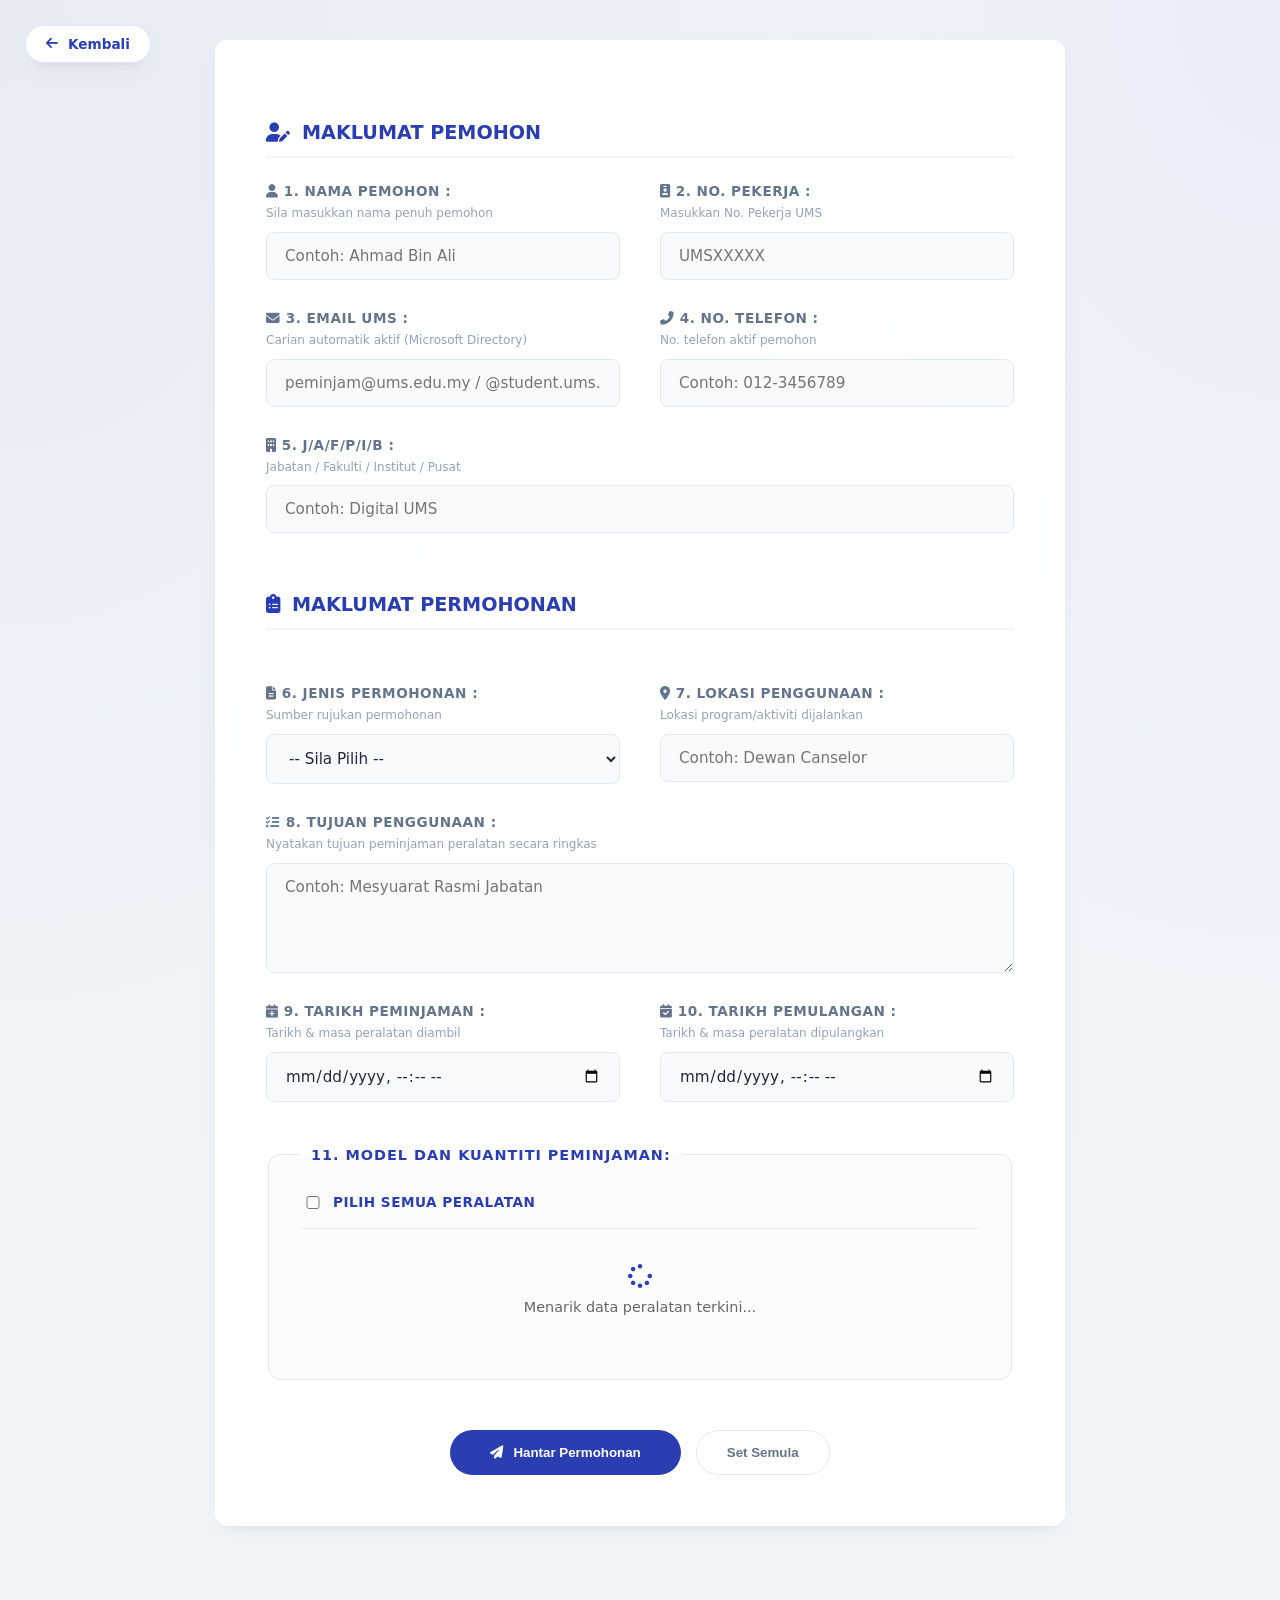
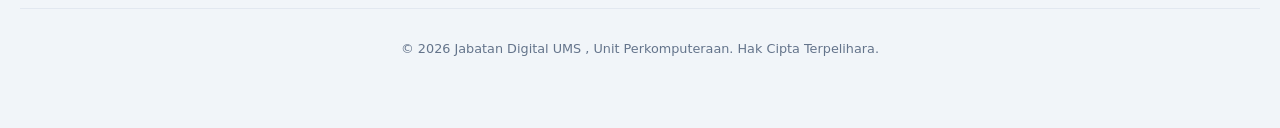
<file: formadmin/formadmin.html>
<!DOCTYPE html>
<html lang="ms">

<head>
    <meta charset="UTF-8" />
    <meta name="viewport" content="width=device-width, initial-scale=1" />
    <title>Borang Permohonan Peminjaman Peralatan ICT</title>
    <!-- Font Awesome -->
    <link rel="stylesheet" href="https://cdnjs.cloudflare.com/ajax/libs/font-awesome/6.4.0/css/all.min.css">
    <link rel="stylesheet" href="formadmin.css" />
</head>

<body>

    <!-- Floating Back Button -->
    <a href="../dashboard/" class="floating-back-btn" title="Kembali ke Senarai Pemohon">
        <i class="fas fa-arrow-left"></i> Kembali
    </a>

    <!-- Notification Bar -->
    <div id="notificationBar" class="alert-info" style="display: none; max-width: 850px; width: 100%; margin: 10px auto 20px auto; padding: 12px 20px; background: #e0f2fe; border-radius: 12px; border-left: 5px solid #0ea5e9; font-size: 0.9rem; align-items: center; gap: 10px; box-shadow: 0 4px 6px -1px rgba(0,0,0,0.05); box-sizing: border-box;">
        <i class="fas fa-bell" style="color: #0369a1;"></i>
        <div id="notificationContent" style="display: flex; align-items: center; width: 100%; flex-wrap: wrap; gap: 10px;">
            Memuatkan maklumat...
        </div>
    </div>

    <div id="page2" class="form-card">
        <h2 class="form-subtitle"><i class="fas fa-user-edit"></i> MAKLUMAT PEMOHON</h2>

        <form id="applicationForm" class="modern-form">
            <div class="form-group">
                <label for="name"><i class="fas fa-user"></i> 1. Nama Pemohon :</label>
                <span class="field-desc">Sila masukkan nama penuh pemohon</span>
                <input type="text" id="name" name="name" required placeholder="Contoh: Ahmad Bin Ali" />
            </div>

            <div class="form-group">
                <label for="noPekerja"><i class="fas fa-id-badge"></i> 2. No. Pekerja :</label>
                <span class="field-desc">Masukkan No. Pekerja UMS</span>
                <input type="text" id="noPekerja" name="noPekerja" required placeholder="UMSXXXXX" />
            </div>

            <div class="form-group" style="position: relative;">
                <label for="email"><i class="fas fa-envelope"></i> 3. Email UMS :</label>
                <span class="field-desc">Carian automatik aktif (Microsoft Directory)</span>
                <input type="email" id="email" name="email" required placeholder="peminjam@ums.edu.my / @student.ums.edu.my"
                    autocomplete="off" />
                <div id="emailSuggestions" class="suggestions-box" style="display:none;"></div>
            </div>

            <div class="form-group">
                <label for="phone"><i class="fas fa-phone-alt"></i> 4. No. Telefon :</label>
                <span class="field-desc">No. telefon aktif pemohon</span>
                <input type="tel" id="phone" name="phone" required placeholder="Contoh: 012-3456789" />
            </div>

            <div class="form-group full-width">
                <label for="jabatan"><i class="fas fa-building"></i> 5. J/A/F/P/I/B :</label>
                <span class="field-desc">Jabatan / Fakulti / Institut / Pusat</span>
                <input type="text" id="jabatan" name="jabatan" required placeholder="Contoh: Digital UMS" />
            </div>

            <h2 class="form-subtitle full-width"><i class="fas fa-clipboard-list"></i> MAKLUMAT PERMOHONAN</h2>

            <div class="form-group">
                <label for="jenisPermohonan"><i class="fas fa-file-alt"></i> 6. Jenis Permohonan :</label>
                <span class="field-desc">Sumber rujukan permohonan</span>
                <select id="jenisPermohonan" name="jenisPermohonan" required>
                    <option value="">-- Sila Pilih --</option>
                    <option value="Email">Email</option>
                    <option value="Surat">Surat</option>
                    <option value="Lain-lain">Lain-lain</option>
                </select>

                <div id="divJenisLain" class="conditional-field" style="display:none; margin-top: 12px;">
                    <label for="jenisLain">Nyatakan Jenis Lain :</label>
                    <input type="text" id="jenisLain" name="jenisLain" placeholder="Contoh: Memo Pelantikan" />
                </div>
            </div>

            <div class="form-group">
                <label for="lokasi"><i class="fas fa-map-marker-alt"></i> 7. Lokasi Penggunaan :</label>
                <span class="field-desc">Lokasi program/aktiviti dijalankan</span>
                <input type="text" id="lokasi" name="lokasi" required placeholder="Contoh: Dewan Canselor" />
            </div>

            <div class="form-group full-width">
                <label for="tujuan"><i class="fas fa-tasks"></i> 8. Tujuan Penggunaan :</label>
                <span class="field-desc">Nyatakan tujuan peminjaman peralatan secara ringkas</span>
                <textarea id="tujuan" name="tujuan" rows="3" required
                    placeholder="Contoh: Mesyuarat Rasmi Jabatan"></textarea>
            </div>

            <div class="form-group">
                <label for="tarikhMasaPinjam"><i class="fas fa-calendar-plus"></i> 9. Tarikh Peminjaman :</label>
                <span class="field-desc">Tarikh & masa peralatan diambil</span>
                <input type="datetime-local" id="tarikhMasaPinjam" name="tarikhMasaPinjam" required />
            </div>

            <div class="form-group">
                <label for="tarikhMasaPulangan"><i class="fas fa-calendar-check"></i> 10. Tarikh Pemulangan :</label>
                <span class="field-desc">Tarikh & masa peralatan dipulangkan</span>
                <input type="datetime-local" id="tarikhMasaPulangan" name="tarikhMasaPulangan" required />
            </div>

            <fieldset class="multi-choice full-width">
                <legend>11. Model dan Kuantiti Peminjaman:</legend>
                
                <!-- Pilih Semua -->
                <div class="select-all-container" style="margin-bottom: 15px; padding-bottom: 10px; border-bottom: 1px solid #eee;">
                    <label style="display: flex; align-items: center; cursor: pointer; text-transform: none; color: var(--primary); font-weight: 600;">
                        <input type="checkbox" id="selectAllModels" style="width: 20px; margin-right: 10px;" /> 
                        PILIH SEMUA PERALATAN
                    </label>
                </div>

                <div id="modelContainer">
                    <!-- Dinamik: diisi oleh JS dari db_computers -->
                    <p style="color:#999; font-size:0.9em;">Memuatkan senarai komputer...</p>
                </div>
            </fieldset>

            <div class="btn-container">
                <button type="submit" id="submitBtn"><i class="fas fa-paper-plane"></i> Hantar Permohonan</button>
                <button type="reset">Set Semula</button>
            </div>
        </form>
    </div>

    <div id="successMessage"
        style="display:none; text-align:center; padding:20px; border:2px solid #2a3eb1; border-radius:10px; background-color:#e0f0ff; margin-top:20px; font-weight:bold; font-size:1.1rem;">
        <div id="successText">Borang berjaya dihantar!</div>
        <div id="applicationNo" style="margin-top:10px; font-size:0.95rem;"></div>
    </div>

    <footer id="adminFooter"
        style="width: 100%; text-align: center; color: #64748b; font-size: 0.8rem; padding: 2rem 0; border-top: 1px solid #e2e8f0; margin-top: 2rem;">
        © 2026 Jabatan Digital UMS , Unit Perkomputeraan. Hak Cipta Terpelihara.
    </footer>

    <script src="formadmin.js"></script>
    </script>
</body>

</html>
</file>
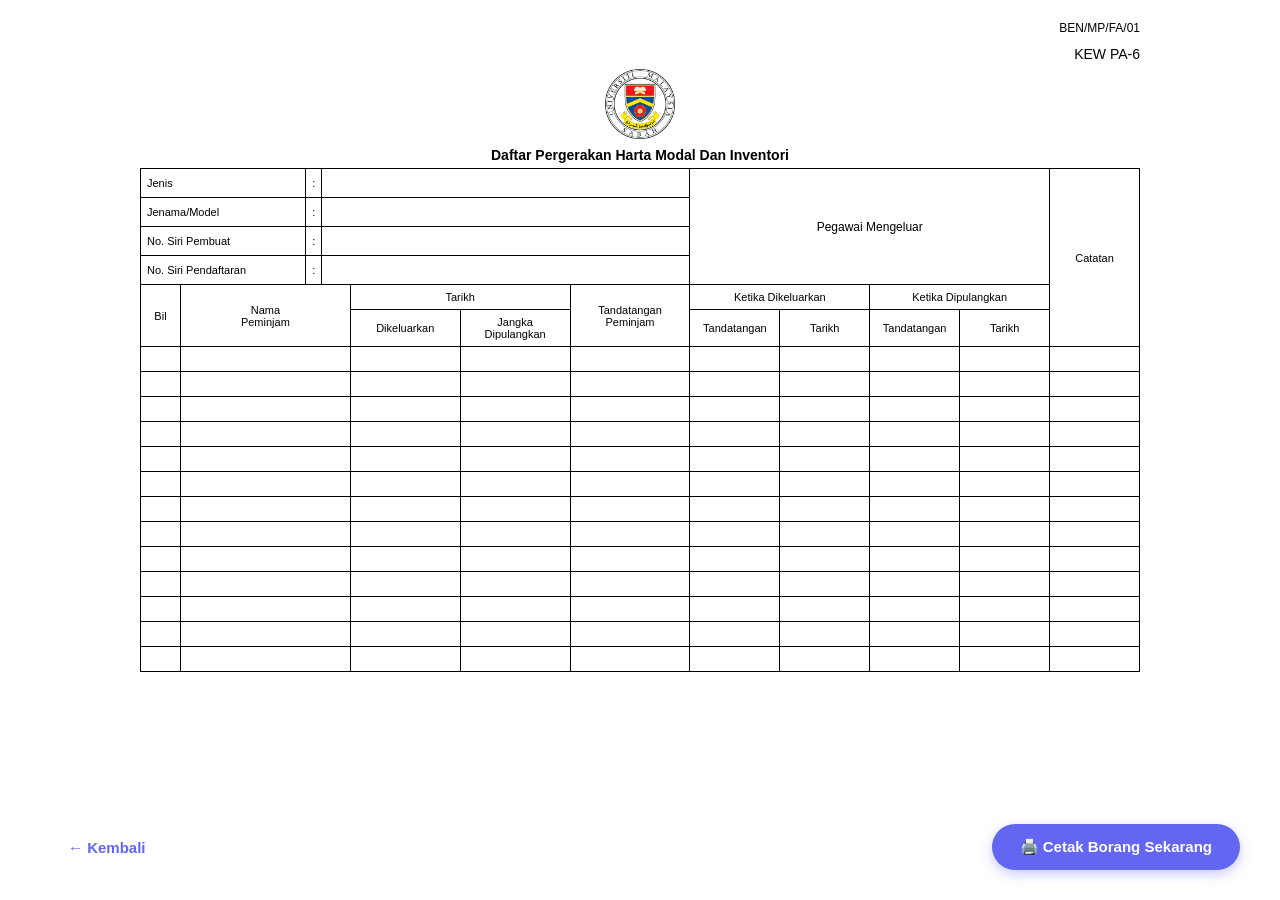
<file: kewpa6_print/kewpa6.html>
<!DOCTYPE html>
<html lang="ms">

<head>
    <meta charset="UTF-8">
    <meta name="viewport" content="width=device-width, initial-scale=1.0">
    <title>KEW PA-6</title>
    <link rel="stylesheet" href="kewpa6.css">
</head>

<body>
    <div class="no-print">
        <button onclick="window.close()" class="btn-back">&#8592; Kembali</button>
        <button onclick="window.print()" class="btn-print">🖨️ Cetak Borang Sekarang</button>
    </div>

    <div class="header-top">
        <div class="header-right">
            <div>BEN/MP/FA/01</div>
            <div class="kew-pa">KEW PA-6</div>
        </div>
    </div>

    <div class="logo-container">
        <img src="../Pictrure/ums_logo.png" alt="UMS Logo"
            onerror="this.src='https://upload.wikimedia.org/wikipedia/ms/thumb/0/05/Logo_UMS.svg/1200px-Logo_UMS.svg.png'">
    </div>

    <div class="form-title">Daftar Pergerakan Harta Modal Dan Inventori</div>

    <table class="main-table">
        <tr>
            <td colspan="5" class="top-left-cell">
                <table class="inner-table">
                    <tr>
                        <td class="label-col">Jenis</td>
                        <td class="colon-col">:</td>
                        <td class="fill-col" id="val-jenis"></td>
                    </tr>
                    <tr>
                        <td class="label-col">Jenama/Model</td>
                        <td class="colon-col">:</td>
                        <td class="fill-col" id="val-jenama"></td>
                    </tr>
                    <tr>
                        <td class="label-col">No. Siri Pembuat</td>
                        <td class="colon-col">:</td>
                        <td class="fill-col" id="val-nosiri"></td>
                    </tr>
                    <tr>
                        <td class="label-col">No. Siri Pendaftaran</td>
                        <td class="colon-col">:</td>
                        <td class="fill-col" id="val-nopendaftaran"></td>
                    </tr>
                </table>
            </td>
            <td colspan="4" class="pegawai-col">Pegawai Mengeluar</td>
            <td rowspan="3" class="catatan-col">Catatan</td>
        </tr>
        <tr>
            <th rowspan="2" style="width: 4%;">Bil</th>
            <th rowspan="2" style="width: 17%;">Nama<br>Peminjam</th>
            <th colspan="2" style="width: 22%;">Tarikh</th>
            <th rowspan="2" style="width: 12%;">Tandatangan<br>Peminjam</th>
            <th colspan="2" style="width: 18%;">Ketika Dikeluarkan</th>
            <th colspan="2" style="width: 18%;">Ketika Dipulangkan</th>
        </tr>
        <tr>
            <th style="width: 11%;">Dikeluarkan</th>
            <th style="width: 11%;">Jangka<br>Dipulangkan</th>
            <th style="width: 9%;">Tandatangan</th>
            <th style="width: 9%;">Tarikh</th>
            <th style="width: 9%;">Tandatangan</th>
            <th style="width: 9%;">Tarikh</th>
        </tr>

        <tbody id="table-body">
            <tr class="bottom-row">
                <td></td>
                <td></td>
                <td></td>
                <td></td>
                <td></td>
                <td></td>
                <td></td>
                <td></td>
                <td></td>
                <td></td>
            </tr>
            <tr class="bottom-row">
                <td></td>
                <td></td>
                <td></td>
                <td></td>
                <td></td>
                <td></td>
                <td></td>
                <td></td>
                <td></td>
                <td></td>
            </tr>
            <tr class="bottom-row">
                <td></td>
                <td></td>
                <td></td>
                <td></td>
                <td></td>
                <td></td>
                <td></td>
                <td></td>
                <td></td>
                <td></td>
            </tr>
            <tr class="bottom-row">
                <td></td>
                <td></td>
                <td></td>
                <td></td>
                <td></td>
                <td></td>
                <td></td>
                <td></td>
                <td></td>
                <td></td>
            </tr>
            <tr class="bottom-row">
                <td></td>
                <td></td>
                <td></td>
                <td></td>
                <td></td>
                <td></td>
                <td></td>
                <td></td>
                <td></td>
                <td></td>
            </tr>
            <tr class="bottom-row">
                <td></td>
                <td></td>
                <td></td>
                <td></td>
                <td></td>
                <td></td>
                <td></td>
                <td></td>
                <td></td>
                <td></td>
            </tr>
            <tr class="bottom-row">
                <td></td>
                <td></td>
                <td></td>
                <td></td>
                <td></td>
                <td></td>
                <td></td>
                <td></td>
                <td></td>
                <td></td>
            </tr>
            <tr class="bottom-row">
                <td></td>
                <td></td>
                <td></td>
                <td></td>
                <td></td>
                <td></td>
                <td></td>
                <td></td>
                <td></td>
                <td></td>
            </tr>
            <tr class="bottom-row">
                <td></td>
                <td></td>
                <td></td>
                <td></td>
                <td></td>
                <td></td>
                <td></td>
                <td></td>
                <td></td>
                <td></td>
            </tr>
            <tr class="bottom-row">
                <td></td>
                <td></td>
                <td></td>
                <td></td>
                <td></td>
                <td></td>
                <td></td>
                <td></td>
                <td></td>
                <td></td>
            </tr>
            <tr class="bottom-row">
                <td></td>
                <td></td>
                <td></td>
                <td></td>
                <td></td>
                <td></td>
                <td></td>
                <td></td>
                <td></td>
                <td></td>
            </tr>
            <tr class="bottom-row">
                <td></td>
                <td></td>
                <td></td>
                <td></td>
                <td></td>
                <td></td>
                <td></td>
                <td></td>
                <td></td>
                <td></td>
            </tr>
            <tr class="bottom-row">
                <td></td>
                <td></td>
                <td></td>
                <td></td>
                <td></td>
                <td></td>
                <td></td>
                <td></td>
                <td></td>
                <td></td>
            </tr>
        </tbody>
    </table>

    <script src="kewpa6.js"></script>
</body>

</html>
</file>
<file: formadmin/formadmin.css>
:root {
    --primary: #2a3eb1;
    --primary-dark: #1e2a81;
    --secondary: #6366f1;
    --success: #10b981;
    --bg-main: #f8fafc;
    --bg-card: rgba(255, 255, 255, 0.95);
    --text-main: #1e293b;
    --text-muted: #64748b;
    --border: #e2e8f0;
    --radius: 12px;
    --shadow: 0 10px 25px -5px rgba(0, 0, 0, 0.05), 0 8px 10px -6px rgba(0, 0, 0, 0.05);
}

body {
    font-family: 'Inter', 'Segoe UI', system-ui, sans-serif;
    background: #f1f5f9;
    background-image: radial-gradient(at 0% 0%, rgba(42, 62, 177, 0.05) 0px, transparent 50%),
        radial-gradient(at 100% 0%, rgba(99, 102, 241, 0.05) 0px, transparent 50%);
    padding: 40px 20px;
    margin: 0;
    color: var(--text-main);
    min-height: 100vh;
    display: flex;
    flex-direction: column;
    align-items: center;
}

/* Floating Back Button */
.floating-back-btn {
    position: fixed;
    top: 25px;
    left: 25px;
    background: var(--bg-card);
    color: var(--primary);
    text-decoration: none;
    padding: 10px 20px;
    border-radius: 30px;
    font-size: 0.85rem;
    font-weight: 700;
    box-shadow: var(--shadow);
    display: flex;
    align-items: center;
    gap: 10px;
    z-index: 1000;
    transition: all 0.3s cubic-bezier(0.4, 0, 0.2, 1);
    border: 1px solid var(--border);
}

.floating-back-btn:hover {
    background: var(--primary);
    color: white;
    transform: translateX(5px);
    border-color: var(--primary);
}

/* Form Container */
.form-card {
    background: var(--bg-card);
    backdrop-filter: blur(10px);
    width: 100%;
    max-width: 850px;
    padding: 50px;
    border-radius: var(--radius);
    box-shadow: var(--shadow);
    border: 1px solid white;
    box-sizing: border-box;
    margin-bottom: 50px;
}

.logo {
    max-width: 140px;
    display: block;
    margin: 0 auto 30px;
}

h2.form-subtitle {
    font-size: 1.2rem;
    color: var(--primary);
    margin-top: 30px;
    margin-bottom: 25px;
    display: flex;
    align-items: center;
    gap: 12px;
    padding-bottom: 12px;
    border-bottom: 2px solid #f1f5f9;
}

h2.form-subtitle.full-width {
    grid-column: 1 / -1;
    width: 100%;
}

/* Form Grid */
.modern-form {
    display: grid;
    grid-template-columns: repeat(2, 1fr);
    gap: 30px 40px;
    align-items: start;
}

.form-group {
    display: flex;
    flex-direction: column;
    min-width: 0; /* Cegah overflow pada flex items */
}

.form-group.full-width, 
fieldset.multi-choice.full-width {
    grid-column: 1 / -1;
}

label {
    font-size: 0.85rem;
    font-weight: 700;
    color: var(--text-muted);
    text-transform: uppercase;
    letter-spacing: 0.5px;
    margin-bottom: 6px;
}

.field-desc {
    font-size: 0.75rem;
    color: #94a3b8;
    margin-bottom: 10px;
    font-weight: 400;
    text-transform: none;
    letter-spacing: normal;
    display: block;
    line-height: 1.4;
}

input,
select,
textarea {
    width: 100%;
    padding: 14px 18px;
    background: #f8fafc;
    border: 1.5px solid var(--border);
    border-radius: 8px;
    font-size: 0.95rem;
    color: var(--text-main);
    transition: all 0.2s ease;
    font-family: inherit;
    box-sizing: border-box;
}

input:focus,
select:focus,
textarea:focus {
    outline: none;
    background: white;
    border-color: var(--primary);
    box-shadow: 0 0 0 4px rgba(42, 62, 177, 0.1);
}

textarea {
    resize: vertical;
    min-height: 110px;
}

/* Fieldset for Equipment */
fieldset.multi-choice {
    border: 1.5px solid var(--border);
    border-radius: var(--radius);
    padding: 30px;
    background: #fcfcfd;
    margin-top: 15px;
    box-sizing: border-box;
}

fieldset.multi-choice legend {
    font-weight: 800;
    font-size: 0.9rem;
    color: var(--primary);
    padding: 0 12px;
    text-transform: uppercase;
    letter-spacing: 1px;
}

/* Equipment Items Styling */
.item-group {
    margin-bottom: 15px;
}

.item-group label {
    display: flex;
    align-items: center;
    gap: 12px;
    font-weight: 600;
    color: var(--text-main);
    text-transform: none;
    letter-spacing: normal;
    font-size: 1rem;
    cursor: pointer;
    padding: 10px;
    border-radius: 8px;
    transition: background 0.2s;
}

.item-group label:hover {
    background: #f1f5f9;
}

.sub-models {
    margin-left: 35px;
    padding: 15px;
    background: white;
    border: 1px solid var(--border);
    border-radius: 8px;
    display: flex;
    flex-direction: column;
    gap: 10px;
}

.sub-models label {
    padding: 5px;
    font-size: 0.9rem;
}

/* Conditional Field Animation */
.conditional-field {
    animation: slideDown 0.3s ease-out;
    background: #f4f7ff;
    padding: 15px;
    border-radius: 8px;
    border-left: 4px solid var(--primary);
}

@keyframes slideDown {
    from {
        opacity: 0;
        transform: translateY(-10px);
    }

    to {
        opacity: 1;
        transform: translateY(0);
    }
}

/* Action Buttons */
.btn-container {
    grid-column: span 2;
    display: flex;
    gap: 15px;
    justify-content: center;
    margin-top: 20px;
}

button[type="submit"] {
    background: var(--primary);
    color: white;
    border: none;
    padding: 14px 40px;
    border-radius: 30px;
    font-weight: 700;
    cursor: pointer;
    transition: all 0.3s ease;
    display: flex;
    align-items: center;
    gap: 10px;
}

button[type="submit"]:hover {
    background: var(--primary-dark);
    transform: translateY(-2px);
    box-shadow: 0 5px 15px rgba(42, 62, 177, 0.3);
}

button[type="reset"] {
    background: transparent;
    color: var(--text-muted);
    border: 1.5px solid var(--border);
    padding: 14px 30px;
    border-radius: 30px;
    font-weight: 600;
    cursor: pointer;
    transition: all 0.2s;
}

button[type="reset"]:hover {
    background: #fee2e2;
    color: #ef4444;
    border-color: #fecaca;
}

/* Footer */
#adminFooter {
    margin-top: 40px;
    font-size: 0.75rem;
    color: var(--text-muted);
}

/* Responsive */
@media (max-width: 768px) {
    .modern-form {
        grid-template-columns: 1fr;
    }

    .form-group.full-width,
    .btn-container {
        grid-column: span 1;
    }

    .btn-container {
        flex-direction: column;
    }

    .form-card {
        padding: 25px;
    }
}

.suggestions-box {
    position: absolute;
    top: 100%;
    left: 0;
    right: 0;
    background: white;
    border: 1px solid var(--border);
    border-radius: 8px;
    box-shadow: 0 10px 15px -3px rgba(0, 0, 0, 0.1);
    z-index: 1000;
    max-height: 200px;
    overflow-y: auto;
    margin-top: 5px;
}

.suggestion-item {
    padding: 12px 16px;
    cursor: pointer;
    border-bottom: 1px solid #f1f5f9;
    transition: background 0.2s;
}

.suggestion-item:last-child {
    border-bottom: none;
}

.suggestion-item:hover {
    background: #f8fafc;
}

.suggestion-item .s-name {
    display: block;
    font-weight: 700;
    font-size: 0.9rem;
    color: var(--primary);
}

.suggestion-item .s-email {
    display: block;
    font-size: 0.75rem;
    color: var(--text-muted);
}

.stock-status {
    font-size: 0.7rem;
    padding: 2px 8px;
    border-radius: 4px;
    background: #fee2e2;
    color: #ef4444;
    margin-left: auto;
}
</file>
<file: kewpa6_print/kewpa6.css>
@page {
    size: A4 landscape;
    margin: 8.5mm 4.5mm 8mm 10mm;
}
body {
    font-family: Arial, Helvetica, sans-serif;
    font-size: 12px;
    margin: 0 auto;
    padding: 20px;
    background: #fff;
    max-width: 1000px;
    color: #000;
}
.header-top {
    display: flex;
    justify-content: flex-end;
    margin-bottom: 5px;
}
.header-right {
    text-align: right;
    line-height: 1.4;
}
.header-right .kew-pa {
    margin-top: 8px;
    font-size: 14px;
}
.logo-container {
    text-align: center;
    margin-bottom: 5px;
}
.logo-container img {
    height: 70px;
    width: auto;
}
.form-title {
    text-align: center;
    font-weight: bold;
    font-size: 14px;
    margin-bottom: 5px;
}
table.main-table {
    width: 100%;
    border-collapse: collapse;
}
.main-table th, .main-table td {
    border: 1px solid black;
    padding: 4px;
}
.main-table th {
    text-align: center;
    font-weight: normal;
    vertical-align: middle;
    font-size: 11px;
    padding: 6px 4px;
}

/* Top section overrides */
.top-left-cell {
    padding: 0 !important;
    vertical-align: top;
}
.inner-table {
    width: 100%;
    border-collapse: collapse;
    height: 100%;
}
.inner-table td {
    border: none;
    border-bottom: 1px solid black;
    border-right: 1px solid black;
    padding: 4px 6px !important;
    font-size: 11px;
    height: 20px;
    vertical-align: middle;
}
.inner-table tr:last-child td {
    border-bottom: none;
}
.inner-table td:last-child {
    border-right: none;
}

.label-col { width: 30%; }
.colon-col { width: 3%; text-align: center; }
.fill-col { width: 67%; }

.pegawai-col {
    text-align: center !important;
    vertical-align: middle !important;
    font-size: 12px;
}
.catatan-col {
    text-align: center !important;
    vertical-align: middle !important;
    font-size: 11px;
}

.bottom-row {
    height: 25px;
}
.bottom-row td {
    border: 1px solid black;
}

.page-number {
    text-align: right;
    margin-top: 40px;
    margin-right: 10px;
    font-size: 12px;
}

@media print {
    body {
        padding: 0;
        max-width: none;
    }
    .no-print {
        display: none !important;
    }
}

/* Print controls */
.no-print {
    position: fixed;
    bottom: 0;
    left: 0;
    width: 100%;
    padding: 30px 40px;
    display: flex;
    justify-content: space-between;
    align-items: center;
    pointer-events: none;
    z-index: 1000;
    box-sizing: border-box;
}
.no-print button {
    pointer-events: auto;
    padding: 14px 28px;
    font-size: 15px;
    cursor: pointer;
    border-radius: 50px;
    font-weight: 600;
    display: flex;
    align-items: center;
    justify-content: center;
    transition: all 0.2s ease-in-out;
}
.btn-back { 
    background-color: transparent; 
    color: #6366f1; 
    border: none;
    box-shadow: none;
    padding-left: 0;
}
.btn-back:hover { 
    color: #4f46e5;
    transform: translateX(-4px);
}
.btn-print { 
    background-color: #6366f1; 
    color: white;
    border: none;
    box-shadow: 0 4px 12px rgba(99, 102, 241, 0.35);
}
.btn-print:hover { 
    background-color: #4f46e5; 
    transform: translateY(-3px);
    box-shadow: 0 6px 16px rgba(99, 102, 241, 0.45);
}
</file>
